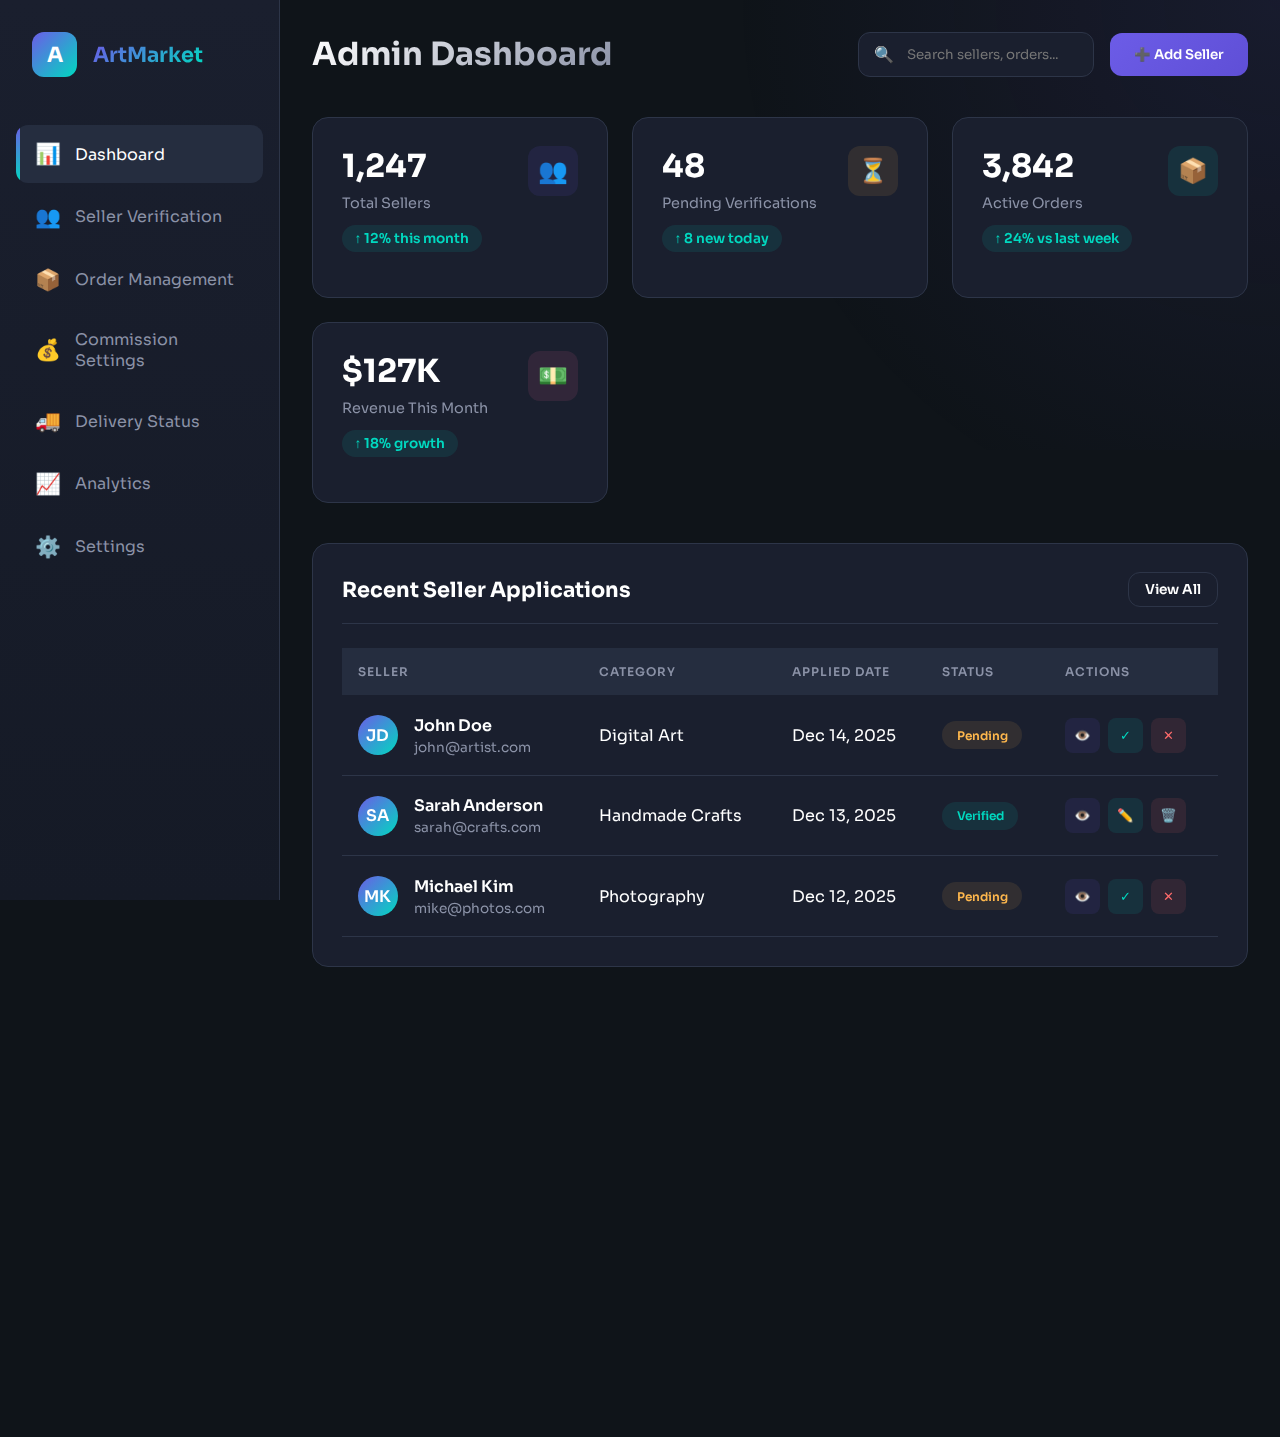
<file: admin.html>
<!DOCTYPE html>
<html lang="en">
<head>
    <meta charset="UTF-8">
    <meta name="viewport" content="width=device-width, initial-scale=1.0, maximum-scale=1.0, user-scalable=no">
    <title>Admin Dashboard - Seller Management System</title>
    <link href="https://fonts.googleapis.com/css2?family=Sora:wght@300;400;600;700&family=JetBrains+Mono:wght@400;600&display=swap" rel="stylesheet">
    <style>
        :root {
            --primary: #6C5CE7;
            --primary-dark: #5F4FD6;
            --secondary: #00D9C0;
            --accent: #FF6B9D;
            --success: #00D9C0;
            --warning: #FFB84D;
            --danger: #FF6B6B;
            --bg-dark: #0F1419;
            --bg-card: #1A1F2E;
            --bg-hover: #252D3F;
            --text-primary: #FFFFFF;
            --text-secondary: #8B92A7;
            --border: #2D3548;
            --sidebar-width: 280px;
        }

        * {
            margin: 0;
            padding: 0;
            box-sizing: border-box;
        }

        body {
            font-family: 'Sora', sans-serif;
            background: var(--bg-dark);
            color: var(--text-primary);
            overflow-x: hidden;
        }

        /* Background effects */
        body::before {
            content: '';
            position: fixed;
            top: -50%;
            right: -50%;
            width: 100%;
            height: 100%;
            background: radial-gradient(circle, rgba(108, 92, 231, 0.1) 0%, transparent 70%);
            animation: float 20s ease-in-out infinite;
            pointer-events: none;
            z-index: 0;
        }

        @keyframes float {
            0%, 100% { transform: translate(0, 0) rotate(0deg); }
            50% { transform: translate(-100px, 100px) rotate(180deg); }
        }

        /* Sidebar */
        .sidebar {
            position: fixed;
            left: 0;
            top: 0;
            width: var(--sidebar-width);
            height: 100vh;
            background: linear-gradient(180deg, var(--bg-card) 0%, #151A26 100%);
            border-right: 1px solid var(--border);
            padding: 2rem 0;
            z-index: 1001;
            transition: transform 0.3s ease;
            overflow-y: auto;
        }

        .logo {
            padding: 0 2rem;
            margin-bottom: 3rem;
            display: flex;
            align-items: center;
            gap: 1rem;
        }

        .logo-icon {
            width: 45px;
            height: 45px;
            background: linear-gradient(135deg, var(--primary), var(--secondary));
            border-radius: 12px;
            display: flex;
            align-items: center;
            justify-content: center;
            font-weight: 700;
            font-size: 1.3rem;
            animation: pulse 3s ease-in-out infinite;
            flex-shrink: 0;
        }

        @keyframes pulse {
            0%, 100% { box-shadow: 0 0 0 0 rgba(108, 92, 231, 0.7); }
            50% { box-shadow: 0 0 0 15px rgba(108, 92, 231, 0); }
        }

        .logo-text {
            font-size: 1.3rem;
            font-weight: 700;
            background: linear-gradient(135deg, var(--primary), var(--secondary));
            -webkit-background-clip: text;
            -webkit-text-fill-color: transparent;
        }

        .nav-menu {
            list-style: none;
        }

        .nav-item {
            margin: 0.3rem 1rem;
        }

        .nav-link {
            display: flex;
            align-items: center;
            gap: 1rem;
            padding: 1rem 1.2rem;
            color: var(--text-secondary);
            text-decoration: none;
            border-radius: 12px;
            transition: all 0.3s ease;
            position: relative;
            overflow: hidden;
        }

        .nav-link::before {
            content: '';
            position: absolute;
            left: 0;
            top: 0;
            width: 4px;
            height: 100%;
            background: linear-gradient(180deg, var(--primary), var(--secondary));
            transform: scaleY(0);
            transition: transform 0.3s ease;
        }

        .nav-link:hover, .nav-link.active {
            background: var(--bg-hover);
            color: var(--text-primary);
        }

        .nav-link.active::before {
            transform: scaleY(1);
        }

        .nav-icon {
            font-size: 1.3rem;
            width: 24px;
            text-align: center;
            flex-shrink: 0;
        }

        /* Main Content */
        .main-content {
            margin-left: var(--sidebar-width);
            padding: 2rem;
            min-height: 100vh;
            position: relative;
            z-index: 1;
        }

        /* Top Bar */
        .top-bar {
            display: flex;
            justify-content: space-between;
            align-items: center;
            margin-bottom: 2.5rem;
            flex-wrap: wrap;
            gap: 1rem;
        }

        .top-bar-left {
            display: flex;
            align-items: center;
            gap: 1rem;
            flex: 1;
            min-width: 0;
        }

        .page-title {
            font-size: 2rem;
            font-weight: 700;
            background: linear-gradient(135deg, var(--text-primary), var(--text-secondary));
            -webkit-background-clip: text;
            -webkit-text-fill-color: transparent;
        }

        .top-actions {
            display: flex;
            gap: 1rem;
            align-items: center;
            flex-wrap: wrap;
        }

        .search-box {
            position: relative;
            flex: 1;
            min-width: 200px;
        }

        .search-box input {
            padding: 0.8rem 1rem 0.8rem 3rem;
            background: var(--bg-card);
            border: 1px solid var(--border);
            border-radius: 12px;
            color: var(--text-primary);
            font-family: inherit;
            width: 100%;
            transition: all 0.3s ease;
        }

        .search-box input:focus {
            outline: none;
            border-color: var(--primary);
            box-shadow: 0 0 0 3px rgba(108, 92, 231, 0.1);
        }

        .search-icon {
            position: absolute;
            left: 1rem;
            top: 50%;
            transform: translateY(-50%);
            color: var(--text-secondary);
        }

        .btn {
            padding: 0.8rem 1.5rem;
            border: none;
            border-radius: 12px;
            font-family: inherit;
            font-weight: 600;
            cursor: pointer;
            transition: all 0.3s ease;
            display: inline-flex;
            align-items: center;
            gap: 0.5rem;
            white-space: nowrap;
        }

        .btn-primary {
            background: linear-gradient(135deg, var(--primary), var(--primary-dark));
            color: white;
        }

        .btn-primary:hover {
            transform: translateY(-2px);
            box-shadow: 0 10px 30px rgba(108, 92, 231, 0.4);
        }

        .hamburger {
            display: none;
            background: var(--bg-card);
            border: 1px solid var(--border);
            color: var(--text-primary);
            font-size: 1.5rem;
            width: 45px;
            height: 45px;
            cursor: pointer;
            border-radius: 8px;
            align-items: center;
            justify-content: center;
            transition: all 0.3s ease;
            flex-shrink: 0;
        }

        .hamburger:hover {
            background: var(--bg-hover);
            border-color: var(--primary);
        }

        /* Mobile Overlay */
        .mobile-overlay {
            display: none;
            position: fixed;
            top: 0;
            left: 0;
            width: 100%;
            height: 100%;
            background: rgba(0, 0, 0, 0.8);
            z-index: 1000;
            backdrop-filter: blur(5px);
        }

        /* Stats Cards */
        .stats-grid {
            display: grid;
            grid-template-columns: repeat(auto-fit, minmax(250px, 1fr));
            gap: 1.5rem;
            margin-bottom: 2.5rem;
        }

        .stat-card {
            background: var(--bg-card);
            border: 1px solid var(--border);
            border-radius: 16px;
            padding: 1.8rem;
            position: relative;
            overflow: hidden;
            transition: all 0.3s ease;
        }

        .stat-card::before {
            content: '';
            position: absolute;
            top: 0;
            left: 0;
            width: 100%;
            height: 4px;
            background: linear-gradient(90deg, var(--primary), var(--secondary));
            transform: scaleX(0);
            transition: transform 0.3s ease;
        }

        .stat-card:hover {
            transform: translateY(-5px);
            box-shadow: 0 15px 40px rgba(0, 0, 0, 0.3);
        }

        .stat-card:hover::before {
            transform: scaleX(1);
        }

        .stat-header {
            display: flex;
            justify-content: space-between;
            align-items: flex-start;
            margin-bottom: 1rem;
        }

        .stat-icon {
            width: 50px;
            height: 50px;
            border-radius: 12px;
            display: flex;
            align-items: center;
            justify-content: center;
            font-size: 1.5rem;
            flex-shrink: 0;
        }

        .stat-icon.purple { background: rgba(108, 92, 231, 0.1); color: var(--primary); }
        .stat-icon.cyan { background: rgba(0, 217, 192, 0.1); color: var(--secondary); }
        .stat-icon.pink { background: rgba(255, 107, 157, 0.1); color: var(--accent); }
        .stat-icon.orange { background: rgba(255, 184, 77, 0.1); color: var(--warning); }

        .stat-value {
            font-size: 2rem;
            font-weight: 700;
            margin-bottom: 0.5rem;
        }

        .stat-label {
            color: var(--text-secondary);
            font-size: 0.9rem;
        }

        .stat-change {
            font-size: 0.85rem;
            font-weight: 600;
            padding: 0.3rem 0.8rem;
            border-radius: 20px;
            display: inline-block;
            margin-top: 0.8rem;
        }

        .stat-change.positive {
            background: rgba(0, 217, 192, 0.1);
            color: var(--success);
        }

        /* Content Grid */
        .content-grid {
            display: grid;
            grid-template-columns: 1fr;
            gap: 2rem;
        }

        .card {
            background: var(--bg-card);
            border: 1px solid var(--border);
            border-radius: 16px;
            padding: 1.8rem;
            animation: fadeInUp 0.6s ease;
        }

        @keyframes fadeInUp {
            from {
                opacity: 0;
                transform: translateY(30px);
            }
            to {
                opacity: 1;
                transform: translateY(0);
            }
        }

        .card-header {
            display: flex;
            justify-content: space-between;
            align-items: center;
            margin-bottom: 1.5rem;
            padding-bottom: 1rem;
            border-bottom: 1px solid var(--border);
            flex-wrap: wrap;
            gap: 1rem;
        }

        .card-title {
            font-size: 1.3rem;
            font-weight: 700;
        }

        .card-actions {
            display: flex;
            gap: 0.8rem;
            flex-wrap: wrap;
        }

        .btn-sm {
            padding: 0.5rem 1rem;
            font-size: 0.85rem;
        }

        .btn-outline {
            background: transparent;
            border: 1px solid var(--border);
            color: var(--text-primary);
        }

        .btn-outline:hover {
            background: var(--bg-hover);
        }

        /* Table */
        .table-container {
            overflow-x: auto;
            -webkit-overflow-scrolling: touch;
            margin: -0.5rem;
            padding: 0.5rem;
        }

        table {
            width: 100%;
            border-collapse: collapse;
            min-width: 800px;
        }

        thead {
            background: var(--bg-hover);
        }

        th {
            padding: 1rem;
            text-align: left;
            font-weight: 600;
            color: var(--text-secondary);
            text-transform: uppercase;
            font-size: 0.75rem;
            letter-spacing: 1px;
            white-space: nowrap;
        }

        td {
            padding: 1.2rem 1rem;
            border-bottom: 1px solid var(--border);
        }

        tbody tr {
            transition: background 0.3s ease;
        }

        tbody tr:hover {
            background: var(--bg-hover);
        }

        /* Badges */
        .badge {
            padding: 0.4rem 0.9rem;
            border-radius: 20px;
            font-size: 0.75rem;
            font-weight: 600;
            display: inline-block;
            white-space: nowrap;
        }

        .badge.pending {
            background: rgba(255, 184, 77, 0.1);
            color: var(--warning);
        }

        .badge.verified {
            background: rgba(0, 217, 192, 0.1);
            color: var(--success);
        }

        .badge.rejected {
            background: rgba(255, 107, 107, 0.1);
            color: var(--danger);
        }

        .badge.delivered {
            background: rgba(0, 217, 192, 0.1);
            color: var(--success);
        }

        .badge.shipping {
            background: rgba(108, 92, 231, 0.1);
            color: var(--primary);
        }

        .badge.processing {
            background: rgba(255, 184, 77, 0.1);
            color: var(--warning);
        }

        /* Avatar */
        .avatar {
            width: 40px;
            height: 40px;
            border-radius: 50%;
            display: inline-flex;
            align-items: center;
            justify-content: center;
            background: linear-gradient(135deg, var(--primary), var(--secondary));
            font-weight: 600;
            color: white;
            flex-shrink: 0;
        }

        .user-info {
            display: flex;
            align-items: center;
            gap: 1rem;
        }

        .user-details {
            display: flex;
            flex-direction: column;
            min-width: 0;
        }

        .user-name {
            font-weight: 600;
            margin-bottom: 0.2rem;
            white-space: nowrap;
            overflow: hidden;
            text-overflow: ellipsis;
        }

        .user-email {
            font-size: 0.85rem;
            color: var(--text-secondary);
            white-space: nowrap;
            overflow: hidden;
            text-overflow: ellipsis;
        }

        /* Action Buttons */
        .action-btns {
            display: flex;
            gap: 0.5rem;
        }

        .action-btn {
            width: 35px;
            height: 35px;
            border-radius: 8px;
            border: none;
            cursor: pointer;
            display: flex;
            align-items: center;
            justify-content: center;
            transition: all 0.3s ease;
            flex-shrink: 0;
        }

        .action-btn.view {
            background: rgba(108, 92, 231, 0.1);
            color: var(--primary);
        }

        .action-btn.edit {
            background: rgba(0, 217, 192, 0.1);
            color: var(--secondary);
        }

        .action-btn.delete {
            background: rgba(255, 107, 107, 0.1);
            color: var(--danger);
        }

        .action-btn:hover {
            transform: scale(1.1);
        }

        /* Form Styles */
        .form-group {
            margin-bottom: 1.5rem;
        }

        .form-label {
            display: block;
            margin-bottom: 0.5rem;
            font-weight: 600;
            color: var(--text-secondary);
        }

        .form-control {
            width: 100%;
            padding: 0.9rem 1rem;
            background: var(--bg-hover);
            border: 1px solid var(--border);
            border-radius: 12px;
            color: var(--text-primary);
            font-family: inherit;
            transition: all 0.3s ease;
        }

        .form-control:focus {
            outline: none;
            border-color: var(--primary);
            box-shadow: 0 0 0 3px rgba(108, 92, 231, 0.1);
        }

        select.form-control {
            cursor: pointer;
        }

        /* Modal */
        .modal {
            display: none;
            position: fixed;
            top: 0;
            left: 0;
            width: 100%;
            height: 100%;
            background: rgba(0, 0, 0, 0.8);
            z-index: 2000;
            backdrop-filter: blur(10px);
            animation: fadeIn 0.3s ease;
            overflow-y: auto;
            padding: 1rem;
        }

        @keyframes fadeIn {
            from { opacity: 0; }
            to { opacity: 1; }
        }

        .modal.active {
            display: flex;
            align-items: center;
            justify-content: center;
        }

        .modal-content {
            background: var(--bg-card);
            border: 1px solid var(--border);
            border-radius: 16px;
            padding: 2rem;
            max-width: 600px;
            width: 100%;
            max-height: 90vh;
            overflow-y: auto;
            animation: slideUp 0.3s ease;
            margin: auto;
        }

        @keyframes slideUp {
            from {
                transform: translateY(50px);
                opacity: 0;
            }
            to {
                transform: translateY(0);
                opacity: 1;
            }
        }

        .modal-header {
            display: flex;
            justify-content: space-between;
            align-items: center;
            margin-bottom: 1.5rem;
            padding-bottom: 1rem;
            border-bottom: 1px solid var(--border);
        }

        .modal-title {
            font-size: 1.5rem;
            font-weight: 700;
        }

        .close-btn {
            background: transparent;
            border: none;
            color: var(--text-secondary);
            font-size: 1.5rem;
            cursor: pointer;
            transition: color 0.3s ease;
            width: 35px;
            height: 35px;
            display: flex;
            align-items: center;
            justify-content: center;
        }

        .close-btn:hover {
            color: var(--text-primary);
        }

        /* Tabs */
        .tabs {
            display: flex;
            gap: 1rem;
            margin-bottom: 2rem;
            border-bottom: 1px solid var(--border);
            overflow-x: auto;
            -webkit-overflow-scrolling: touch;
        }

        .tab {
            padding: 1rem 1.5rem;
            background: transparent;
            border: none;
            color: var(--text-secondary);
            font-family: inherit;
            font-weight: 600;
            cursor: pointer;
            position: relative;
            transition: all 0.3s ease;
            white-space: nowrap;
            flex-shrink: 0;
        }

        .tab::after {
            content: '';
            position: absolute;
            bottom: -1px;
            left: 0;
            width: 100%;
            height: 3px;
            background: linear-gradient(90deg, var(--primary), var(--secondary));
            transform: scaleX(0);
            transition: transform 0.3s ease;
        }

        .tab:hover {
            color: var(--text-primary);
        }

        .tab.active {
            color: var(--text-primary);
        }

        .tab.active::after {
            transform: scaleX(1);
        }

        .tab-content {
            display: none;
        }

        .tab-content.active {
            display: block;
        }

        /* Progress Bar */
        .progress-container {
            margin-bottom: 1rem;
        }

        .progress-label {
            display: flex;
            justify-content: space-between;
            margin-bottom: 0.5rem;
            font-size: 0.9rem;
        }

        .progress-bar {
            width: 100%;
            height: 8px;
            background: var(--bg-hover);
            border-radius: 10px;
            overflow: hidden;
        }

        .progress-fill {
            height: 100%;
            background: linear-gradient(90deg, var(--primary), var(--secondary));
            border-radius: 10px;
            transition: width 0.5s ease;
        }

        /* Scrollbar */
        ::-webkit-scrollbar {
            width: 10px;
            height: 10px;
        }

        ::-webkit-scrollbar-track {
            background: var(--bg-dark);
        }

        ::-webkit-scrollbar-thumb {
            background: var(--border);
            border-radius: 10px;
        }

        ::-webkit-scrollbar-thumb:hover {
            background: var(--primary);
        }

        /* ============================================
           RESPONSIVE DESIGN - MOBILE & TABLET
           ============================================ */

        /* Tablet and below */
        @media screen and (max-width: 1024px) {
            .stats-grid {
                grid-template-columns: repeat(2, 1fr);
            }
        }

        /* Mobile and tablet */
        @media screen and (max-width: 768px) {
            :root {
                --sidebar-width: 280px;
            }

            body {
                font-size: 15px;
            }

            /* Show hamburger, hide sidebar by default */
            .hamburger {
                display: flex;
            }

            .sidebar {
                transform: translateX(-100%);
            }

            .sidebar.mobile-active {
                transform: translateX(0);
                box-shadow: 10px 0 40px rgba(0, 0, 0, 0.5);
            }

            .mobile-overlay.active {
                display: block;
            }

            /* Main content takes full width */
            .main-content {
                margin-left: 0;
                padding: 1.5rem 1rem;
            }

            /* Top bar stacking */
            .top-bar {
                flex-direction: column;
                align-items: stretch;
                gap: 1rem;
            }

            .top-bar-left {
                width: 100%;
            }

            .page-title {
                font-size: 1.5rem;
            }

            .top-actions {
                width: 100%;
                flex-direction: column;
            }

            .search-box {
                width: 100%;
                min-width: 100%;
            }

            .btn-primary {
                width: 100%;
                justify-content: center;
            }

            /* Stats grid - single column */
            .stats-grid {
                grid-template-columns: 1fr;
                gap: 1rem;
            }

            .stat-card {
                padding: 1.5rem;
            }

            .stat-value {
                font-size: 1.8rem;
            }

            /* Card adjustments */
            .card {
                padding: 1.5rem;
            }

            .card-header {
                flex-direction: column;
                align-items: stretch;
            }

            .card-actions {
                width: 100%;
                flex-direction: column;
            }

            .card-actions select,
            .card-actions button {
                width: 100%;
            }

            /* Table responsive */
            .table-container {
                margin: -1rem;
                padding: 1rem;
            }

            table {
                font-size: 0.8rem;
            }

            th, td {
                padding: 0.8rem 0.6rem;
            }

            .avatar {
                width: 35px;
                height: 35px;
                font-size: 0.9rem;
            }

            .user-name {
                font-size: 0.9rem;
            }

            .user-email {
                font-size: 0.75rem;
            }

            .badge {
                font-size: 0.7rem;
                padding: 0.3rem 0.7rem;
            }

            .action-btn {
                width: 32px;
                height: 32px;
                font-size: 0.9rem;
            }

            /* Modal adjustments */
            .modal {
                padding: 0.5rem;
            }

            .modal-content {
                padding: 1.5rem;
                width: 95%;
                max-height: 85vh;
            }

            .modal-title {
                font-size: 1.2rem;
            }

            /* Form adjustments */
            .form-group {
                margin-bottom: 1.2rem;
            }

            .form-control {
                padding: 0.8rem;
            }

            /* Button adjustments */
            .btn {
                padding: 0.8rem 1.2rem;
            }

            .btn-sm {
                padding: 0.6rem 1rem;
                font-size: 0.8rem;
            }
        }

        /* Extra small phones */
        @media screen and (max-width: 480px) {
            body {
                font-size: 14px;
            }

            .main-content {
                padding: 1rem 0.75rem;
            }

            .logo-text {
                font-size: 1.1rem;
            }

            .page-title {
                font-size: 1.3rem;
            }

            .card-title {
                font-size: 1.1rem;
            }

            .stat-value {
                font-size: 1.6rem;
            }

            .stat-label {
                font-size: 0.85rem;
            }

            .card {
                padding: 1.2rem;
            }

            table {
                font-size: 0.75rem;
                min-width: 700px;
            }

            th, td {
                padding: 0.7rem 0.5rem;
            }

            .form-control {
                font-size: 0.9rem;
            }

            .btn {
                font-size: 0.9rem;
                padding: 0.75rem 1rem;
            }
        }
    </style>
</head>
<body>
    <!-- Mobile Overlay -->
    <div class="mobile-overlay" id="mobileOverlay"></div>

    <!-- Sidebar -->
    <aside class="sidebar" id="sidebar">
        <div class="logo">
            <div class="logo-icon">A</div>
            <div class="logo-text">ArtMarket</div>
        </div>
        <nav>
            <ul class="nav-menu">
                <li class="nav-item">
                    <a href="#dashboard" class="nav-link active" data-tab="dashboard">
                        <span class="nav-icon">📊</span>
                        <span>Dashboard</span>
                    </a>
                </li>
                <li class="nav-item">
                    <a href="#sellers" class="nav-link" data-tab="sellers">
                        <span class="nav-icon">👥</span>
                        <span>Seller Verification</span>
                    </a>
                </li>
                <li class="nav-item">
                    <a href="#orders" class="nav-link" data-tab="orders">
                        <span class="nav-icon">📦</span>
                        <span>Order Management</span>
                    </a>
                </li>
                <li class="nav-item">
                    <a href="#commission" class="nav-link" data-tab="commission">
                        <span class="nav-icon">💰</span>
                        <span>Commission Settings</span>
                    </a>
                </li>
                <li class="nav-item">
                    <a href="#delivery" class="nav-link" data-tab="delivery">
                        <span class="nav-icon">🚚</span>
                        <span>Delivery Status</span>
                    </a>
                </li>
                <li class="nav-item">
                    <a href="#analytics" class="nav-link" data-tab="analytics">
                        <span class="nav-icon">📈</span>
                        <span>Analytics</span>
                    </a>
                </li>
                <li class="nav-item">
                    <a href="#settings" class="nav-link" data-tab="settings">
                        <span class="nav-icon">⚙️</span>
                        <span>Settings</span>
                    </a>
                </li>
            </ul>
        </nav>
    </aside>

    <!-- Main Content -->
    <main class="main-content" id="mainContent">
        <!-- Top Bar -->
        <div class="top-bar">
            <div class="top-bar-left">
                <button class="hamburger" id="hamburger">☰</button>
                <h1 class="page-title">Admin Dashboard</h1>
            </div>
            <div class="top-actions">
                <div class="search-box">
                    <span class="search-icon">🔍</span>
                    <input type="text" placeholder="Search sellers, orders...">
                </div>
                <button class="btn btn-primary" onclick="showModal('addSellerModal')">
                    ➕ Add Seller
                </button>
            </div>
        </div>

        <!-- Stats Cards -->
        <div class="stats-grid">
            <div class="stat-card">
                <div class="stat-header">
                    <div>
                        <div class="stat-value">1,247</div>
                        <div class="stat-label">Total Sellers</div>
                        <div class="stat-change positive">↑ 12% this month</div>
                    </div>
                    <div class="stat-icon purple">👥</div>
                </div>
            </div>
            <div class="stat-card">
                <div class="stat-header">
                    <div>
                        <div class="stat-value">48</div>
                        <div class="stat-label">Pending Verifications</div>
                        <div class="stat-change positive">↑ 8 new today</div>
                    </div>
                    <div class="stat-icon orange">⏳</div>
                </div>
            </div>
            <div class="stat-card">
                <div class="stat-header">
                    <div>
                        <div class="stat-value">3,842</div>
                        <div class="stat-label">Active Orders</div>
                        <div class="stat-change positive">↑ 24% vs last week</div>
                    </div>
                    <div class="stat-icon cyan">📦</div>
                </div>
            </div>
            <div class="stat-card">
                <div class="stat-header">
                    <div>
                        <div class="stat-value">$127K</div>
                        <div class="stat-label">Revenue This Month</div>
                        <div class="stat-change positive">↑ 18% growth</div>
                    </div>
                    <div class="stat-icon pink">💵</div>
                </div>
            </div>
        </div>

        <!-- Dashboard Content -->
        <div id="dashboardTab" class="tab-content active">
            <div class="content-grid">
                <div class="card">
                    <div class="card-header">
                        <h2 class="card-title">Recent Seller Applications</h2>
                        <div class="card-actions">
                            <button class="btn btn-sm btn-outline">View All</button>
                        </div>
                    </div>
                    <div class="table-container">
                        <table>
                            <thead>
                                <tr>
                                    <th>Seller</th>
                                    <th>Category</th>
                                    <th>Applied Date</th>
                                    <th>Status</th>
                                    <th>Actions</th>
                                </tr>
                            </thead>
                            <tbody>
                                <tr>
                                    <td>
                                        <div class="user-info">
                                            <div class="avatar">JD</div>
                                            <div class="user-details">
                                                <div class="user-name">John Doe</div>
                                                <div class="user-email">john@artist.com</div>
                                            </div>
                                        </div>
                                    </td>
                                    <td>Digital Art</td>
                                    <td>Dec 14, 2025</td>
                                    <td><span class="badge pending">Pending</span></td>
                                    <td>
                                        <div class="action-btns">
                                            <button class="action-btn view" onclick="viewSeller()">👁️</button>
                                            <button class="action-btn edit" onclick="approveSeller()">✓</button>
                                            <button class="action-btn delete" onclick="rejectSeller()">✕</button>
                                        </div>
                                    </td>
                                </tr>
                                <tr>
                                    <td>
                                        <div class="user-info">
                                            <div class="avatar">SA</div>
                                            <div class="user-details">
                                                <div class="user-name">Sarah Anderson</div>
                                                <div class="user-email">sarah@crafts.com</div>
                                            </div>
                                        </div>
                                    </td>
                                    <td>Handmade Crafts</td>
                                    <td>Dec 13, 2025</td>
                                    <td><span class="badge verified">Verified</span></td>
                                    <td>
                                        <div class="action-btns">
                                            <button class="action-btn view" onclick="viewSeller()">👁️</button>
                                            <button class="action-btn edit" onclick="editSeller()">✏️</button>
                                            <button class="action-btn delete" onclick="deleteSeller()">🗑️</button>
                                        </div>
                                    </td>
                                </tr>
                                <tr>
                                    <td>
                                        <div class="user-info">
                                            <div class="avatar">MK</div>
                                            <div class="user-details">
                                                <div class="user-name">Michael Kim</div>
                                                <div class="user-email">mike@photos.com</div>
                                            </div>
                                        </div>
                                    </td>
                                    <td>Photography</td>
                                    <td>Dec 12, 2025</td>
                                    <td><span class="badge pending">Pending</span></td>
                                    <td>
                                        <div class="action-btns">
                                            <button class="action-btn view" onclick="viewSeller()">👁️</button>
                                            <button class="action-btn edit" onclick="approveSeller()">✓</button>
                                            <button class="action-btn delete" onclick="rejectSeller()">✕</button>
                                        </div>
                                    </td>
                                </tr>
                            </tbody>
                        </table>
                    </div>
                </div>

                <div class="card">
                    <div class="card-header">
                        <h2 class="card-title">Recent Orders</h2>
                        <div class="card-actions">
                            <button class="btn btn-sm btn-outline">View All</button>
                        </div>
                    </div>
                    <div class="table-container">
                        <table>
                            <thead>
                                <tr>
                                    <th>Order ID</th>
                                    <th>Customer</th>
                                    <th>Seller</th>
                                    <th>Amount</th>
                                    <th>Status</th>
                                    <th>Actions</th>
                                </tr>
                            </thead>
                            <tbody>
                                <tr>
                                    <td>#ORD-8472</td>
                                    <td>Emma Wilson</td>
                                    <td>Sarah Anderson</td>
                                    <td>$89.99</td>
                                    <td><span class="badge shipping">Shipping</span></td>
                                    <td>
                                        <div class="action-btns">
                                            <button class="action-btn view" onclick="viewOrder()">👁️</button>
                                            <button class="action-btn edit" onclick="editOrder()">✏️</button>
                                        </div>
                                    </td>
                                </tr>
                                <tr>
                                    <td>#ORD-8471</td>
                                    <td>Robert Chen</td>
                                    <td>John Doe</td>
                                    <td>$124.50</td>
                                    <td><span class="badge processing">Processing</span></td>
                                    <td>
                                        <div class="action-btns">
                                            <button class="action-btn view" onclick="viewOrder()">👁️</button>
                                            <button class="action-btn edit" onclick="editOrder()">✏️</button>
                                        </div>
                                    </td>
                                </tr>
                                <tr>
                                    <td>#ORD-8470</td>
                                    <td>Lisa Park</td>
                                    <td>Michael Kim</td>
                                    <td>$199.99</td>
                                    <td><span class="badge delivered">Delivered</span></td>
                                    <td>
                                        <div class="action-btns">
                                            <button class="action-btn view" onclick="viewOrder()">👁️</button>
                                            <button class="action-btn edit" onclick="editOrder()">✏️</button>
                                        </div>
                                    </td>
                                </tr>
                            </tbody>
                        </table>
                    </div>
                </div>
            </div>
        </div>

        <!-- Seller Verification Tab -->
        <div id="sellersTab" class="tab-content">
            <div class="card">
                <div class="card-header">
                    <h2 class="card-title">Seller Verification Queue</h2>
                    <div class="card-actions">
                        <select class="form-control" style="width: auto;">
                            <option>All Status</option>
                            <option>Pending</option>
                            <option>Verified</option>
                            <option>Rejected</option>
                        </select>
                    </div>
                </div>
                <div class="table-container">
                    <table>
                        <thead>
                            <tr>
                                <th>Seller</th>
                                <th>Business Name</th>
                                <th>Category</th>
                                <th>Documents</th>
                                <th>Applied Date</th>
                                <th>Status</th>
                                <th>Actions</th>
                            </tr>
                        </thead>
                        <tbody>
                            <tr>
                                <td>
                                    <div class="user-info">
                                        <div class="avatar">AL</div>
                                        <div class="user-details">
                                            <div class="user-name">Alex Lopez</div>
                                            <div class="user-email">alex@designs.com</div>
                                        </div>
                                    </div>
                                </td>
                                <td>Lopez Designs</td>
                                <td>Graphic Design</td>
                                <td>
                                    <button class="btn btn-sm btn-outline" onclick="viewDocuments()">📄 View (3)</button>
                                </td>
                                <td>Dec 15, 2025</td>
                                <td><span class="badge pending">Pending</span></td>
                                <td>
                                    <div class="action-btns">
                                        <button class="action-btn view" onclick="viewSeller()">👁️</button>
                                        <button class="action-btn edit" onclick="approveSeller()">✓</button>
                                        <button class="action-btn delete" onclick="rejectSeller()">✕</button>
                                    </div>
                                </td>
                            </tr>
                            <tr>
                                <td>
                                    <div class="user-info">
                                        <div class="avatar">NK</div>
                                        <div class="user-details">
                                            <div class="user-name">Nina Kumar</div>
                                            <div class="user-email">nina@jewelry.com</div>
                                        </div>
                                    </div>
                                </td>
                                <td>Kumar Jewelry</td>
                                <td>Jewelry</td>
                                <td>
                                    <button class="btn btn-sm btn-outline" onclick="viewDocuments()">📄 View (5)</button>
                                </td>
                                <td>Dec 14, 2025</td>
                                <td><span class="badge verified">Verified</span></td>
                                <td>
                                    <div class="action-btns">
                                        <button class="action-btn view" onclick="viewSeller()">👁️</button>
                                        <button class="action-btn edit" onclick="editSeller()">✏️</button>
                                        <button class="action-btn delete" onclick="deleteSeller()">🗑️</button>
                                    </div>
                                </td>
                            </tr>
                        </tbody>
                    </table>
                </div>
            </div>
        </div>

        <!-- Orders Tab -->
        <div id="ordersTab" class="tab-content">
            <div class="card">
                <div class="card-header">
                    <h2 class="card-title">Order Management</h2>
                    <div class="card-actions">
                        <select class="form-control" style="width: auto;">
                            <option>All Orders</option>
                            <option>Processing</option>
                            <option>Shipping</option>
                            <option>Delivered</option>
                            <option>Cancelled</option>
                        </select>
                    </div>
                </div>
                <div class="table-container">
                    <table>
                        <thead>
                            <tr>
                                <th>Order ID</th>
                                <th>Customer</th>
                                <th>Seller</th>
                                <th>Product</th>
                                <th>Amount</th>
                                <th>Commission</th>
                                <th>Date</th>
                                <th>Status</th>
                                <th>Actions</th>
                            </tr>
                        </thead>
                        <tbody>
                            <tr>
                                <td>#ORD-8475</td>
                                <td>James Brown</td>
                                <td>Sarah Anderson</td>
                                <td>Custom Painting</td>
                                <td>$349.99</td>
                                <td>$52.50 (15%)</td>
                                <td>Dec 16, 2025</td>
                                <td><span class="badge processing">Processing</span></td>
                                <td>
                                    <div class="action-btns">
                                        <button class="action-btn view" onclick="viewOrder()">👁️</button>
                                        <button class="action-btn edit" onclick="editOrder()">✏️</button>
                                    </div>
                                </td>
                            </tr>
                            <tr>
                                <td>#ORD-8474</td>
                                <td>Maria Garcia</td>
                                <td>Michael Kim</td>
                                <td>Photo Print Set</td>
                                <td>$89.99</td>
                                <td>$13.50 (15%)</td>
                                <td>Dec 15, 2025</td>
                                <td><span class="badge shipping">Shipping</span></td>
                                <td>
                                    <div class="action-btns">
                                        <button class="action-btn view" onclick="viewOrder()">👁️</button>
                                        <button class="action-btn edit" onclick="editOrder()">✏️</button>
                                    </div>
                                </td>
                            </tr>
                            <tr>
                                <td>#ORD-8473</td>
                                <td>David Lee</td>
                                <td>John Doe</td>
                                <td>Digital Illustration</td>
                                <td>$149.99</td>
                                <td>$22.50 (15%)</td>
                                <td>Dec 14, 2025</td>
                                <td><span class="badge delivered">Delivered</span></td>
                                <td>
                                    <div class="action-btns">
                                        <button class="action-btn view" onclick="viewOrder()">👁️</button>
                                        <button class="action-btn edit" onclick="editOrder()">✏️</button>
                                    </div>
                                </td>
                            </tr>
                        </tbody>
                    </table>
                </div>
            </div>
        </div>

        <!-- Commission Settings Tab -->
        <div id="commissionTab" class="tab-content">
            <div class="content-grid">
                <div class="card">
                    <div class="card-header">
                        <h2 class="card-title">Global Commission Settings</h2>
                    </div>
                    <form>
                        <div class="form-group">
                            <label class="form-label">Default Commission Rate (%)</label>
                            <input type="number" class="form-control" value="15" min="0" max="100">
                            <small style="color: var(--text-secondary); margin-top: 0.5rem; display: block;">
                                This applies to all sellers unless individual rates are set
                            </small>
                        </div>
                        <div class="form-group">
                            <label class="form-label">Minimum Order Value for Commission</label>
                            <input type="number" class="form-control" value="10" min="0">
                        </div>
                        <button type="submit" class="btn btn-primary">Save Global Settings</button>
                    </form>
                </div>

                <div class="card">
                    <div class="card-header">
                        <h2 class="card-title">Individual Seller Commission Rates</h2>
                        <button class="btn btn-sm btn-primary" onclick="showModal('commissionModal')">
                            ➕ Set Custom Rate
                        </button>
                    </div>
                    <div class="table-container">
                        <table>
                            <thead>
                                <tr>
                                    <th>Seller</th>
                                    <th>Category</th>
                                    <th>Commission Rate</th>
                                    <th>Total Sales</th>
                                    <th>Total Commission</th>
                                    <th>Actions</th>
                                </tr>
                            </thead>
                            <tbody>
                                <tr>
                                    <td>
                                        <div class="user-info">
                                            <div class="avatar">SA</div>
                                            <div class="user-details">
                                                <div class="user-name">Sarah Anderson</div>
                                            </div>
                                        </div>
                                    </td>
                                    <td>Handmade Crafts</td>
                                    <td>12%</td>
                                    <td>$24,580</td>
                                    <td>$2,950</td>
                                    <td>
                                        <div class="action-btns">
                                            <button class="action-btn edit" onclick="editCommission()">✏️</button>
                                        </div>
                                    </td>
                                </tr>
                                <tr>
                                    <td>
                                        <div class="user-info">
                                            <div class="avatar">JD</div>
                                            <div class="user-details">
                                                <div class="user-name">John Doe</div>
                                            </div>
                                        </div>
                                    </td>
                                    <td>Digital Art</td>
                                    <td>15%</td>
                                    <td>$18,240</td>
                                    <td>$2,736</td>
                                    <td>
                                        <div class="action-btns">
                                            <button class="action-btn edit" onclick="editCommission()">✏️</button>
                                        </div>
                                    </td>
                                </tr>
                                <tr>
                                    <td>
                                        <div class="user-info">
                                            <div class="avatar">MK</div>
                                            <div class="user-details">
                                                <div class="user-name">Michael Kim</div>
                                            </div>
                                        </div>
                                    </td>
                                    <td>Photography</td>
                                    <td>10%</td>
                                    <td>$31,450</td>
                                    <td>$3,145</td>
                                    <td>
                                        <div class="action-btns">
                                            <button class="action-btn edit" onclick="editCommission()">✏️</button>
                                        </div>
                                    </td>
                                </tr>
                            </tbody>
                        </table>
                    </div>
                </div>
            </div>
        </div>

        <!-- Delivery Status Tab -->
        <div id="deliveryTab" class="tab-content">
            <div class="card">
                <div class="card-header">
                    <h2 class="card-title">Delivery Tracking</h2>
                    <div class="card-actions">
                        <select class="form-control" style="width: auto;">
                            <option>All Deliveries</option>
                            <option>In Transit</option>
                            <option>Out for Delivery</option>
                            <option>Delivered</option>
                            <option>Failed</option>
                        </select>
                    </div>
                </div>
                <div class="table-container">
                    <table>
                        <thead>
                            <tr>
                                <th>Tracking ID</th>
                                <th>Order ID</th>
                                <th>Customer</th>
                                <th>Shipping Address</th>
                                <th>Carrier</th>
                                <th>Status</th>
                                <th>Progress</th>
                                <th>Actions</th>
                            </tr>
                        </thead>
                        <tbody>
                            <tr>
                                <td>TRK-4829473</td>
                                <td>#ORD-8475</td>
                                <td>James Brown</td>
                                <td>New York, NY</td>
                                <td>FedEx</td>
                                <td><span class="badge shipping">In Transit</span></td>
                                <td>
                                    <div class="progress-container">
                                        <div class="progress-bar">
                                            <div class="progress-fill" style="width: 60%"></div>
                                        </div>
                                    </div>
                                </td>
                                <td>
                                    <div class="action-btns">
                                        <button class="action-btn view" onclick="trackDelivery()">📍</button>
                                        <button class="action-btn edit" onclick="updateDelivery()">✏️</button>
                                    </div>
                                </td>
                            </tr>
                            <tr>
                                <td>TRK-4829472</td>
                                <td>#ORD-8474</td>
                                <td>Maria Garcia</td>
                                <td>Los Angeles, CA</td>
                                <td>UPS</td>
                                <td><span class="badge shipping">Out for Delivery</span></td>
                                <td>
                                    <div class="progress-container">
                                        <div class="progress-bar">
                                            <div class="progress-fill" style="width: 90%"></div>
                                        </div>
                                    </div>
                                </td>
                                <td>
                                    <div class="action-btns">
                                        <button class="action-btn view" onclick="trackDelivery()">📍</button>
                                        <button class="action-btn edit" onclick="updateDelivery()">✏️</button>
                                    </div>
                                </td>
                            </tr>
                            <tr>
                                <td>TRK-4829471</td>
                                <td>#ORD-8473</td>
                                <td>David Lee</td>
                                <td>Chicago, IL</td>
                                <td>USPS</td>
                                <td><span class="badge delivered">Delivered</span></td>
                                <td>
                                    <div class="progress-container">
                                        <div class="progress-bar">
                                            <div class="progress-fill" style="width: 100%"></div>
                                        </div>
                                    </div>
                                </td>
                                <td>
                                    <div class="action-btns">
                                        <button class="action-btn view" onclick="trackDelivery()">📍</button>
                                    </div>
                                </td>
                            </tr>
                        </tbody>
                    </table>
                </div>
            </div>
        </div>

        <!-- Analytics Tab -->
        <div id="analyticsTab" class="tab-content">
            <div class="content-grid">
                <div class="card">
                    <div class="card-header">
                        <h2 class="card-title">Performance Metrics</h2>
                    </div>
                    <div class="stats-grid">
                        <div class="stat-card">
                            <div class="stat-header">
                                <div>
                                    <div class="stat-label">Average Order Value</div>
                                    <div class="stat-value">$156.80</div>
                                </div>
                            </div>
                        </div>
                        <div class="stat-card">
                            <div class="stat-header">
                                <div>
                                    <div class="stat-label">Seller Satisfaction</div>
                                    <div class="stat-value">4.7/5.0</div>
                                </div>
                            </div>
                        </div>
                        <div class="stat-card">
                            <div class="stat-header">
                                <div>
                                    <div class="stat-label">Delivery Success Rate</div>
                                    <div class="stat-value">98.5%</div>
                                </div>
                            </div>
                        </div>
                        <div class="stat-card">
                            <div class="stat-header">
                                <div>
                                    <div class="stat-label">Commission Revenue</div>
                                    <div class="stat-value">$18.2K</div>
                                </div>
                            </div>
                        </div>
                    </div>
                </div>

                <div class="card">
                    <div class="card-header">
                        <h2 class="card-title">Top Performing Sellers</h2>
                    </div>
                    <div class="table-container">
                        <table>
                            <thead>
                                <tr>
                                    <th>Rank</th>
                                    <th>Seller</th>
                                    <th>Total Sales</th>
                                    <th>Orders</th>
                                    <th>Rating</th>
                                    <th>Commission Earned</th>
                                </tr>
                            </thead>
                            <tbody>
                                <tr>
                                    <td>🥇 1</td>
                                    <td>
                                        <div class="user-info">
                                            <div class="avatar">MK</div>
                                            <div class="user-name">Michael Kim</div>
                                        </div>
                                    </td>
                                    <td>$31,450</td>
                                    <td>187</td>
                                    <td>⭐ 4.9</td>
                                    <td>$3,145</td>
                                </tr>
                                <tr>
                                    <td>🥈 2</td>
                                    <td>
                                        <div class="user-info">
                                            <div class="avatar">SA</div>
                                            <div class="user-name">Sarah Anderson</div>
                                        </div>
                                    </td>
                                    <td>$24,580</td>
                                    <td>142</td>
                                    <td>⭐ 4.8</td>
                                    <td>$2,950</td>
                                </tr>
                                <tr>
                                    <td>🥉 3</td>
                                    <td>
                                        <div class="user-info">
                                            <div class="avatar">JD</div>
                                            <div class="user-name">John Doe</div>
                                        </div>
                                    </td>
                                    <td>$18,240</td>
                                    <td>98</td>
                                    <td>⭐ 4.7</td>
                                    <td>$2,736</td>
                                </tr>
                            </tbody>
                        </table>
                    </div>
                </div>
            </div>
        </div>

        <!-- Settings Tab -->
        <div id="settingsTab" class="tab-content">
            <div class="card">
                <div class="card-header">
                    <h2 class="card-title">Platform Settings</h2>
                </div>
                <form>
                    <div class="form-group">
                        <label class="form-label">Platform Name</label>
                        <input type="text" class="form-control" value="ArtMarket">
                    </div>
                    <div class="form-group">
                        <label class="form-label">Support Email</label>
                        <input type="email" class="form-control" value="support@artmarket.com">
                    </div>
                    <div class="form-group">
                        <label class="form-label">Auto-approve Verified Sellers</label>
                        <select class="form-control">
                            <option>Disabled</option>
                            <option selected>Enabled</option>
                        </select>
                    </div>
                    <div class="form-group">
                        <label class="form-label">Payment Processing Fee (%)</label>
                        <input type="number" class="form-control" value="2.9" step="0.1">
                    </div>
                    <div class="form-group">
                        <label class="form-label">Minimum Payout Amount</label>
                        <input type="number" class="form-control" value="50">
                    </div>
                    <button type="submit" class="btn btn-primary">Save Settings</button>
                </form>
            </div>
        </div>
    </main>

    <!-- Add Seller Modal -->
    <div class="modal" id="addSellerModal">
        <div class="modal-content">
            <div class="modal-header">
                <h2 class="modal-title">Add New Seller</h2>
                <button class="close-btn" onclick="closeModal('addSellerModal')">×</button>
            </div>
            <form>
                <div class="form-group">
                    <label class="form-label">Full Name</label>
                    <input type="text" class="form-control" placeholder="Enter seller name" required>
                </div>
                <div class="form-group">
                    <label class="form-label">Email Address</label>
                    <input type="email" class="form-control" placeholder="seller@email.com" required>
                </div>
                <div class="form-group">
                    <label class="form-label">Business Name</label>
                    <input type="text" class="form-control" placeholder="Business or artist name" required>
                </div>
                <div class="form-group">
                    <label class="form-label">Category</label>
                    <select class="form-control" required>
                        <option value="">Select category</option>
                        <option>Digital Art</option>
                        <option>Photography</option>
                        <option>Handmade Crafts</option>
                        <option>Jewelry</option>
                        <option>Graphic Design</option>
                        <option>Paintings</option>
                        <option>Sculptures</option>
                        <option>Other</option>
                    </select>
                </div>
                <div class="form-group">
                    <label class="form-label">Commission Rate (%)</label>
                    <input type="number" class="form-control" value="15" min="0" max="100" required>
                </div>
                <div class="form-group">
                    <label class="form-label">Status</label>
                    <select class="form-control" required>
                        <option>Pending</option>
                        <option>Verified</option>
                        <option>Rejected</option>
                    </select>
                </div>
                <div style="display: flex; gap: 1rem; margin-top: 2rem; flex-wrap: wrap;">
                    <button type="submit" class="btn btn-primary" style="flex: 1;">Add Seller</button>
                    <button type="button" class="btn btn-outline" style="flex: 1;" onclick="closeModal('addSellerModal')">Cancel</button>
                </div>
            </form>
        </div>
    </div>

    <!-- Commission Modal -->
    <div class="modal" id="commissionModal">
        <div class="modal-content">
            <div class="modal-header">
                <h2 class="modal-title">Set Custom Commission Rate</h2>
                <button class="close-btn" onclick="closeModal('commissionModal')">×</button>
            </div>
            <form>
                <div class="form-group">
                    <label class="form-label">Select Seller</label>
                    <select class="form-control" required>
                        <option value="">Choose seller...</option>
                        <option>Sarah Anderson</option>
                        <option>John Doe</option>
                        <option>Michael Kim</option>
                    </select>
                </div>
                <div class="form-group">
                    <label class="form-label">Commission Rate (%)</label>
                    <input type="number" class="form-control" placeholder="Enter rate" min="0" max="100" required>
                </div>
                <div class="form-group">
                    <label class="form-label">Effective Date</label>
                    <input type="date" class="form-control" required>
                </div>
                <div style="display: flex; gap: 1rem; margin-top: 2rem; flex-wrap: wrap;">
                    <button type="submit" class="btn btn-primary" style="flex: 1;">Save Rate</button>
                    <button type="button" class="btn btn-outline" style="flex: 1;" onclick="closeModal('commissionModal')">Cancel</button>
                </div>
            </form>
        </div>
    </div>

    <script>
        // Navigation
        const navLinks = document.querySelectorAll('.nav-link');
        const tabContents = document.querySelectorAll('.tab-content');

        navLinks.forEach(link => {
            link.addEventListener('click', (e) => {
                e.preventDefault();
                
                // Remove active class from all links
                navLinks.forEach(l => l.classList.remove('active'));
                
                // Add active class to clicked link
                link.classList.add('active');
                
                // Hide all tab contents
                tabContents.forEach(content => content.classList.remove('active'));
                
                // Show selected tab content
                const tabId = link.getAttribute('data-tab') + 'Tab';
                document.getElementById(tabId).classList.add('active');

                // Close mobile menu after clicking
                if (window.innerWidth <= 768) {
                    closeMobileMenu();
                }
            });
        });

        // Mobile Menu
        const hamburger = document.getElementById('hamburger');
        const sidebar = document.getElementById('sidebar');
        const mobileOverlay = document.getElementById('mobileOverlay');

        function openMobileMenu() {
            sidebar.classList.add('mobile-active');
            mobileOverlay.classList.add('active');
            document.body.style.overflow = 'hidden';
        }

        function closeMobileMenu() {
            sidebar.classList.remove('mobile-active');
            mobileOverlay.classList.remove('active');
            document.body.style.overflow = '';
        }

        hamburger.addEventListener('click', (e) => {
            e.stopPropagation();
            if (sidebar.classList.contains('mobile-active')) {
                closeMobileMenu();
            } else {
                openMobileMenu();
            }
        });

        // Close sidebar when clicking overlay
        mobileOverlay.addEventListener('click', closeMobileMenu);

        // Modal Functions
        function showModal(modalId) {
            document.getElementById(modalId).classList.add('active');
            document.body.style.overflow = 'hidden';
        }

        function closeModal(modalId) {
            document.getElementById(modalId).classList.remove('active');
            document.body.style.overflow = '';
        }

        // Close modal when clicking outside
        document.querySelectorAll('.modal').forEach(modal => {
            modal.addEventListener('click', (e) => {
                if (e.target === modal) {
                    modal.classList.remove('active');
                    document.body.style.overflow = '';
                }
            });
        });

        // Action Functions (placeholders)
        function viewSeller() {
            alert('View seller details functionality');
        }

        function editSeller() {
            alert('Edit seller functionality');
        }

        function deleteSeller() {
            if (confirm('Are you sure you want to delete this seller?')) {
                alert('Seller deleted');
            }
        }

        function approveSeller() {
            if (confirm('Approve this seller?')) {
                alert('Seller approved successfully!');
            }
        }

        function rejectSeller() {
            if (confirm('Reject this seller application?')) {
                alert('Seller application rejected');
            }
        }

        function viewDocuments() {
            alert('View seller documents functionality');
        }

        function viewOrder() {
            alert('View order details functionality');
        }

        function editOrder() {
            alert('Edit order functionality');
        }

        function editCommission() {
            showModal('commissionModal');
        }

        function trackDelivery() {
            alert('Track delivery functionality - shows detailed tracking information');
        }

        function updateDelivery() {
            alert('Update delivery status functionality');
        }

        // Form submissions
        document.querySelectorAll('form').forEach(form => {
            form.addEventListener('submit', (e) => {
                e.preventDefault();
                alert('Form submitted successfully! (This is a demo)');
                // Close modal if form is in a modal
                const modal = form.closest('.modal');
                if (modal) {
                    modal.classList.remove('active');
                    document.body.style.overflow = '';
                }
            });
        });

        // Responsive behavior
        window.addEventListener('resize', () => {
            if (window.innerWidth > 768) {
                closeMobileMenu();
            }
        });

        // Animate elements on scroll
        const observerOptions = {
            threshold: 0.1,
            rootMargin: '0px 0px -50px 0px'
        };

        const observer = new IntersectionObserver((entries) => {
            entries.forEach(entry => {
                if (entry.isIntersecting) {
                    entry.target.style.opacity = '1';
                    entry.target.style.transform = 'translateY(0)';
                }
            });
        }, observerOptions);

        document.querySelectorAll('.stat-card, .card').forEach(el => {
            el.style.opacity = '0';
            el.style.transform = 'translateY(20px)';
            el.style.transition = 'opacity 0.6s ease, transform 0.6s ease';
            observer.observe(el);
        });
    </script>
</body>
</html>
</file>
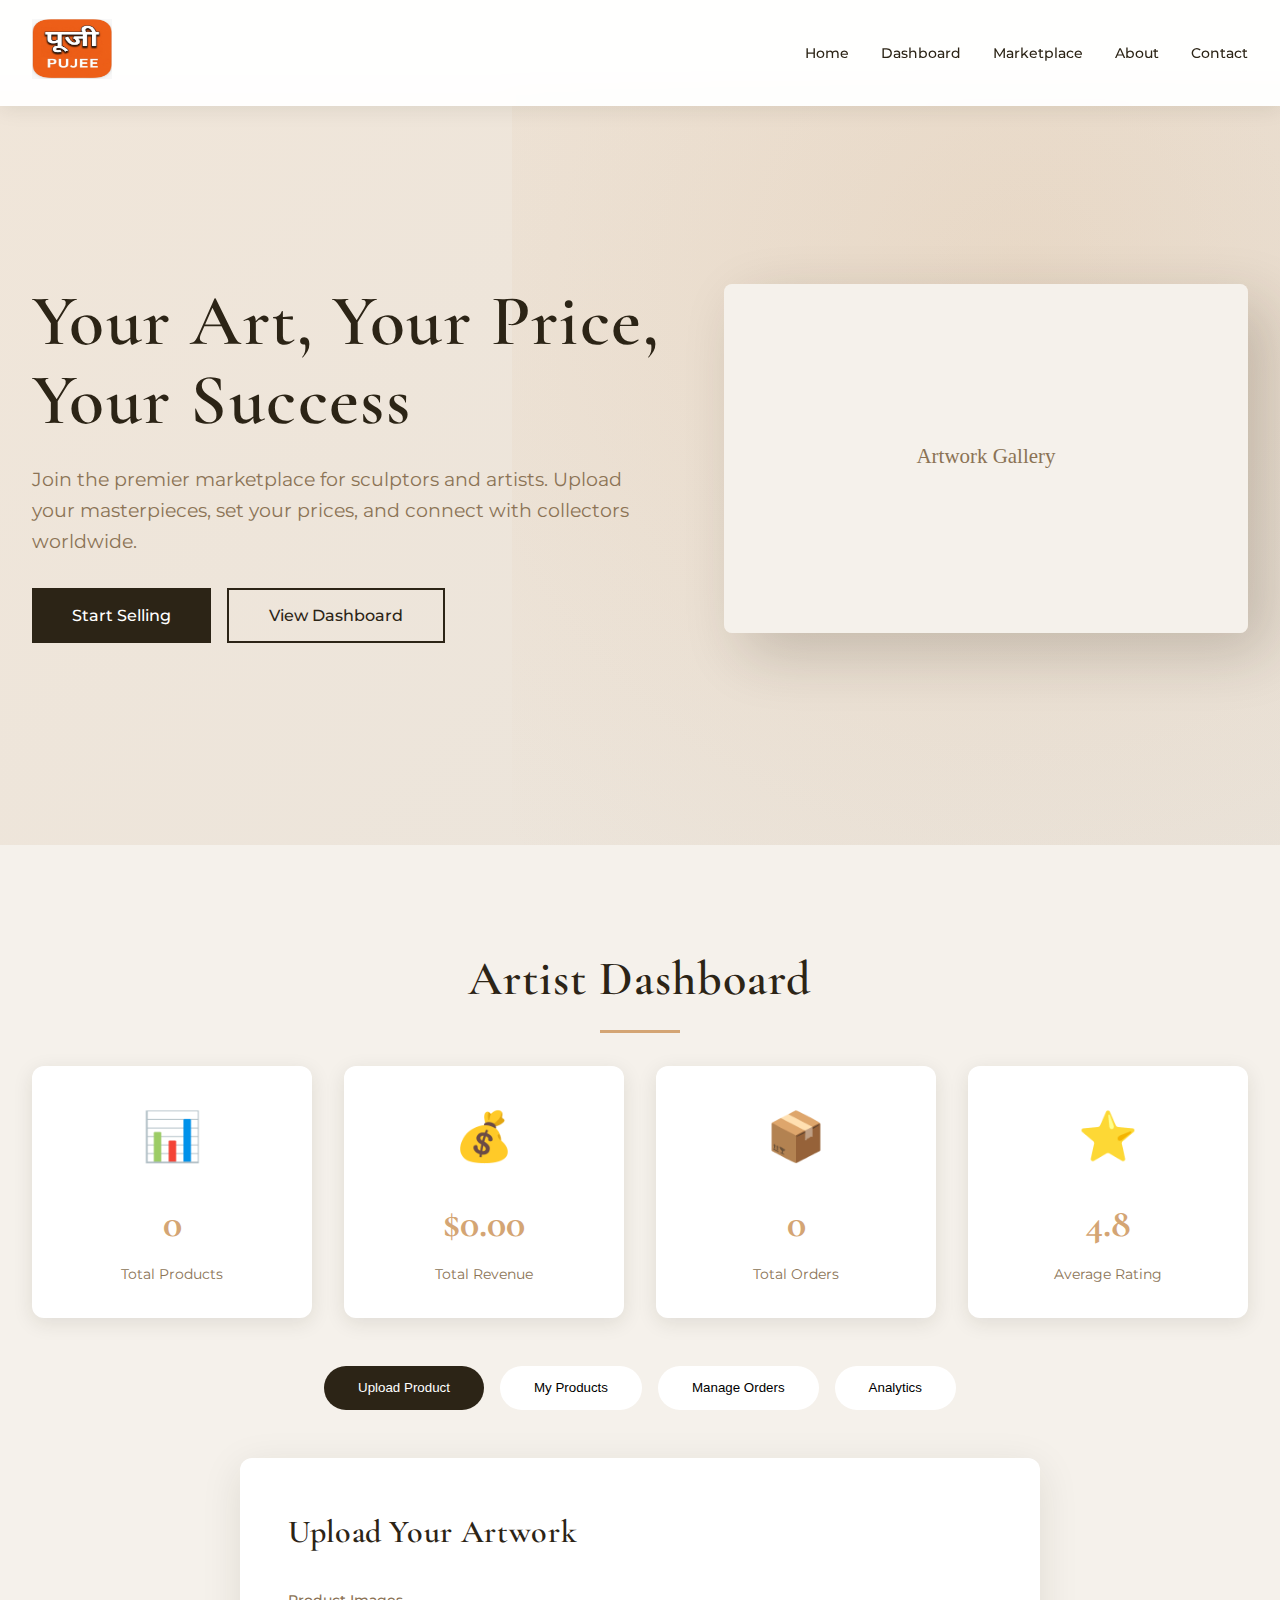
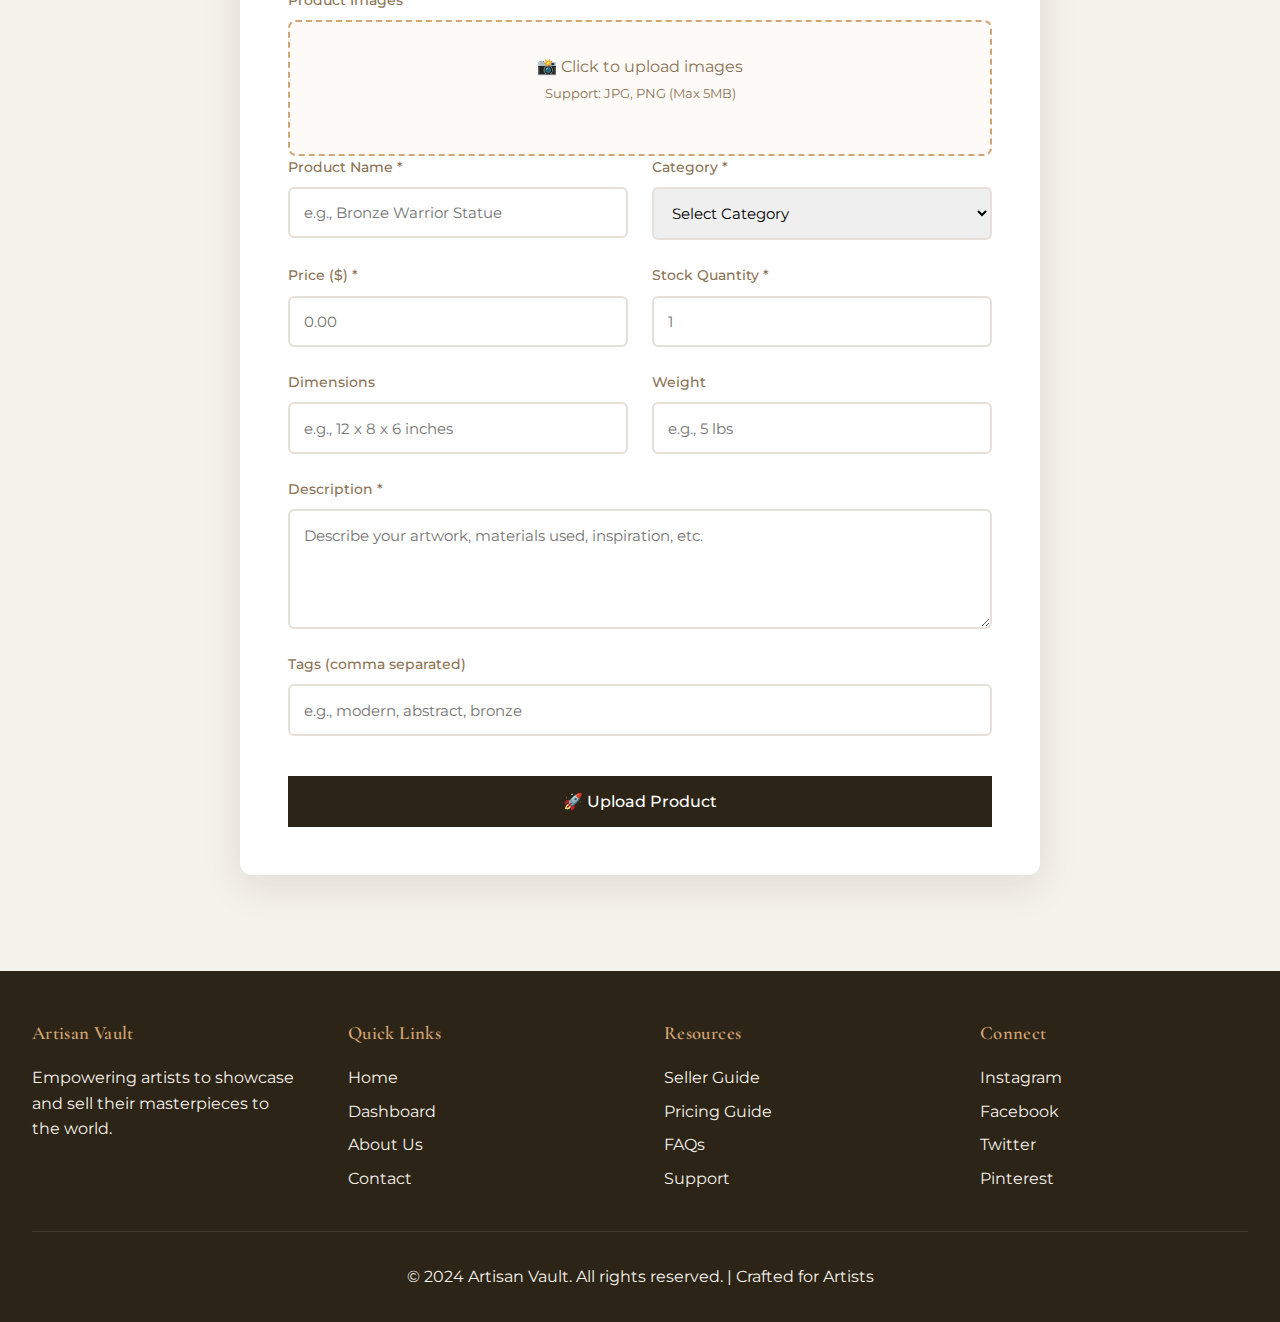
<file: artist.html>
<!DOCTYPE html>
<html lang="en">
<head>
    <meta charset="UTF-8">
    <meta name="viewport" content="width=device-width, initial-scale=1.0">
    <title>Artisan Vault - Artist Marketplace</title>
    <link href="https://fonts.googleapis.com/css2?family=Cormorant+Garamond:wght@300;400;500;600;700&family=Montserrat:wght@300;400;500;600&display=swap" rel="stylesheet">
    <style>
        :root {
            --primary: #2C2416;
            --secondary: #8B7355;
            --accent: #D4A574;
            --light: #F5F1EB;
            --white: #FFFFFF;
            --shadow: rgba(44, 36, 22, 0.1);
            --shadow-strong: rgba(44, 36, 22, 0.2);
        }

        * {
            margin: 0;
            padding: 0;
            box-sizing: border-box;
        }

        body {
            font-family: 'Montserrat', sans-serif;
            background: var(--light);
            color: var(--primary);
            line-height: 1.6;
            overflow-x: hidden;
        }

        h1, h2, h3, h4 {
            font-family: 'Cormorant Garamond', serif;
            font-weight: 600;
            letter-spacing: 0.02em;
        }

        /* Navigation */
        nav {
            position: fixed;
            top: 0;
            width: 100%;
            background: rgba(255, 255, 255, 0.95);
            backdrop-filter: blur(10px);
            z-index: 1000;
            box-shadow: 0 2px 20px var(--shadow);
            animation: slideDown 0.6s ease-out;
        }

        @keyframes slideDown {
            from {
                transform: translateY(-100%);
                opacity: 0;
            }
            to {
                transform: translateY(0);
                opacity: 1;
            }
        }

        .nav-container {
            max-width: 1400px;
            margin: 0 auto;
            display: flex;
            justify-content: space-between;
            align-items: center;
            padding: 1.2rem 2rem;
        }

        .logo {
            font-family: 'Cormorant Garamond', serif;
            font-size: 1.8rem;
            font-weight: 700;
            color: var(--primary);
            text-decoration: none;
            letter-spacing: 0.05em;
        }

        .nav-links {
            display: flex;
            gap: 2rem;
            list-style: none;
        }

        .nav-links a {
            color: var(--primary);
            text-decoration: none;
            font-size: 0.9rem;
            font-weight: 500;
            transition: all 0.3s;
            position: relative;
        }

        .nav-links a::after {
            content: '';
            position: absolute;
            bottom: -5px;
            left: 0;
            width: 0;
            height: 2px;
            background: var(--accent);
            transition: width 0.3s;
        }

        .nav-links a:hover::after {
            width: 100%;
        }

        .hamburger {
            display: none;
            flex-direction: column;
            gap: 5px;
            cursor: pointer;
        }

        .hamburger span {
            width: 25px;
            height: 2px;
            background: var(--primary);
            transition: all 0.3s;
        }

        /* Hero Section */
        .hero {
            margin-top: 80px;
            min-height: 85vh;
            display: flex;
            align-items: center;
            background: linear-gradient(135deg, rgba(212, 165, 116, 0.15), rgba(139, 115, 85, 0.1));
            position: relative;
            overflow: hidden;
        }

        .hero::before {
            content: '';
            position: absolute;
            top: -50%;
            right: -20%;
            width: 80%;
            height: 150%;
            background: radial-gradient(circle, rgba(212, 165, 116, 0.2), transparent);
            animation: float 20s infinite ease-in-out;
        }

        @keyframes float {
            0%, 100% { transform: translate(0, 0) rotate(0deg); }
            50% { transform: translate(-30px, 30px) rotate(5deg); }
        }

        .hero-content {
            max-width: 1400px;
            margin: 0 auto;
            padding: 4rem 2rem;
            display: grid;
            grid-template-columns: 1.2fr 1fr;
            gap: 4rem;
            align-items: center;
            position: relative;
            z-index: 1;
        }

        .hero-text h1 {
            font-size: 4.5rem;
            line-height: 1.1;
            margin-bottom: 1.5rem;
            animation: fadeInUp 0.8s ease-out 0.2s both;
        }

        .hero-text p {
            font-size: 1.2rem;
            color: var(--secondary);
            margin-bottom: 2rem;
            animation: fadeInUp 0.8s ease-out 0.4s both;
        }

        @keyframes fadeInUp {
            from {
                opacity: 0;
                transform: translateY(30px);
            }
            to {
                opacity: 1;
                transform: translateY(0);
            }
        }

        .cta-buttons {
            display: flex;
            gap: 1rem;
            animation: fadeInUp 0.8s ease-out 0.6s both;
        }

        .btn {
            padding: 1rem 2.5rem;
            border: none;
            cursor: pointer;
            font-family: 'Montserrat', sans-serif;
            font-size: 1rem;
            font-weight: 500;
            transition: all 0.4s cubic-bezier(0.4, 0, 0.2, 1);
            text-decoration: none;
            display: inline-block;
            position: relative;
            overflow: hidden;
        }

        .btn-primary {
            background: var(--primary);
            color: var(--white);
        }

        .btn-primary::before {
            content: '';
            position: absolute;
            top: 0;
            left: -100%;
            width: 100%;
            height: 100%;
            background: var(--secondary);
            transition: left 0.4s;
            z-index: -1;
        }

        .btn-primary:hover::before {
            left: 0;
        }

        .btn-secondary {
            background: transparent;
            color: var(--primary);
            border: 2px solid var(--primary);
        }

        .btn-secondary:hover {
            background: var(--primary);
            color: var(--white);
        }

        .hero-image {
            animation: fadeInRight 1s ease-out 0.4s both;
        }

        @keyframes fadeInRight {
            from {
                opacity: 0;
                transform: translateX(50px);
            }
            to {
                opacity: 1;
                transform: translateX(0);
            }
        }

        .hero-image img {
            width: 100%;
            border-radius: 8px;
            box-shadow: 20px 20px 60px var(--shadow-strong);
        }

        /* Dashboard Section */
        .dashboard {
            max-width: 1400px;
            margin: 6rem auto;
            padding: 0 2rem;
        }

        .section-title {
            font-size: 3rem;
            text-align: center;
            margin-bottom: 3rem;
            position: relative;
        }

        .section-title::after {
            content: '';
            position: absolute;
            bottom: -15px;
            left: 50%;
            transform: translateX(-50%);
            width: 80px;
            height: 3px;
            background: var(--accent);
        }

        .dashboard-tabs {
            display: flex;
            gap: 1rem;
            margin-bottom: 3rem;
            justify-content: center;
            flex-wrap: wrap;
        }

        .tab {
            padding: 0.8rem 2rem;
            background: var(--white);
            border: 2px solid transparent;
            cursor: pointer;
            font-weight: 500;
            transition: all 0.3s;
            border-radius: 50px;
        }

        .tab.active {
            background: var(--primary);
            color: var(--white);
        }

        .tab:hover:not(.active) {
            border-color: var(--accent);
        }

        .tab-content {
            display: none;
            animation: fadeIn 0.5s;
        }

        .tab-content.active {
            display: block;
        }

        @keyframes fadeIn {
            from { opacity: 0; transform: translateY(20px); }
            to { opacity: 1; transform: translateY(0); }
        }

        /* Upload Form */
        .upload-form {
            background: var(--white);
            padding: 3rem;
            border-radius: 12px;
            box-shadow: 0 10px 40px var(--shadow);
            max-width: 800px;
            margin: 0 auto;
        }

        .form-grid {
            display: grid;
            grid-template-columns: 1fr 1fr;
            gap: 1.5rem;
            margin-bottom: 1.5rem;
        }

        .form-group {
            display: flex;
            flex-direction: column;
        }

        .form-group.full-width {
            grid-column: 1 / -1;
        }

        .form-group label {
            margin-bottom: 0.5rem;
            font-weight: 500;
            color: var(--secondary);
            font-size: 0.9rem;
        }

        .form-group input,
        .form-group textarea,
        .form-group select {
            padding: 0.9rem;
            border: 2px solid #E5E1DA;
            border-radius: 6px;
            font-family: 'Montserrat', sans-serif;
            font-size: 0.95rem;
            transition: all 0.3s;
        }

        .form-group input:focus,
        .form-group textarea:focus,
        .form-group select:focus {
            outline: none;
            border-color: var(--accent);
        }

        .form-group textarea {
            resize: vertical;
            min-height: 120px;
        }

        .file-upload {
            border: 2px dashed var(--accent);
            padding: 2rem;
            text-align: center;
            border-radius: 8px;
            cursor: pointer;
            transition: all 0.3s;
            background: rgba(212, 165, 116, 0.05);
        }

        .file-upload:hover {
            background: rgba(212, 165, 116, 0.1);
            border-color: var(--secondary);
        }

        .file-upload input {
            display: none;
        }

        /* Products Grid */
        .products-grid {
            display: grid;
            grid-template-columns: repeat(auto-fill, minmax(300px, 1fr));
            gap: 2rem;
        }

        .product-card {
            background: var(--white);
            border-radius: 12px;
            overflow: hidden;
            box-shadow: 0 5px 20px var(--shadow);
            transition: all 0.4s cubic-bezier(0.4, 0, 0.2, 1);
            cursor: pointer;
        }

        .product-card:hover {
            transform: translateY(-10px);
            box-shadow: 0 15px 40px var(--shadow-strong);
        }

        .product-image {
            width: 100%;
            height: 250px;
            background: linear-gradient(135deg, var(--light), #E5E1DA);
            display: flex;
            align-items: center;
            justify-content: center;
            font-size: 3rem;
            color: var(--secondary);
            position: relative;
            overflow: hidden;
        }

        .product-image::before {
            content: '';
            position: absolute;
            top: 0;
            left: 0;
            right: 0;
            bottom: 0;
            background: linear-gradient(135deg, transparent, rgba(212, 165, 116, 0.1));
        }

        .product-info {
            padding: 1.5rem;
        }

        .product-info h3 {
            font-size: 1.5rem;
            margin-bottom: 0.5rem;
        }

        .product-price {
            font-size: 1.3rem;
            color: var(--accent);
            font-weight: 600;
            margin: 0.5rem 0;
        }

        .product-actions {
            display: flex;
            gap: 0.5rem;
            margin-top: 1rem;
        }

        .btn-small {
            padding: 0.6rem 1.2rem;
            font-size: 0.85rem;
            flex: 1;
        }

        /* Orders Table */
        .orders-table {
            background: var(--white);
            border-radius: 12px;
            overflow: hidden;
            box-shadow: 0 5px 20px var(--shadow);
        }

        table {
            width: 100%;
            border-collapse: collapse;
        }

        thead {
            background: var(--primary);
            color: var(--white);
        }

        th, td {
            padding: 1.2rem;
            text-align: left;
        }

        tbody tr {
            border-bottom: 1px solid var(--light);
            transition: background 0.3s;
        }

        tbody tr:hover {
            background: rgba(212, 165, 116, 0.05);
        }

        .status {
            padding: 0.4rem 1rem;
            border-radius: 20px;
            font-size: 0.85rem;
            font-weight: 500;
        }

        .status.pending {
            background: #FFF3CD;
            color: #856404;
        }

        .status.processing {
            background: #D1ECF1;
            color: #0C5460;
        }

        .status.shipped {
            background: #D4EDDA;
            color: #155724;
        }

        .status.delivered {
            background: #D4EDDA;
            color: #155724;
        }

        /* Statistics Cards */
        .stats-grid {
            display: grid;
            grid-template-columns: repeat(auto-fit, minmax(250px, 1fr));
            gap: 2rem;
            margin-bottom: 3rem;
        }

        .stat-card {
            background: var(--white);
            padding: 2rem;
            border-radius: 12px;
            box-shadow: 0 5px 20px var(--shadow);
            text-align: center;
            transition: all 0.3s;
        }

        .stat-card:hover {
            transform: translateY(-5px);
            box-shadow: 0 10px 30px var(--shadow-strong);
        }

        .stat-icon {
            font-size: 3rem;
            margin-bottom: 1rem;
        }

        .stat-value {
            font-size: 2.5rem;
            font-weight: 700;
            color: var(--accent);
            font-family: 'Cormorant Garamond', serif;
        }

        .stat-label {
            color: var(--secondary);
            font-size: 0.9rem;
            margin-top: 0.5rem;
        }

        /* Footer */
        footer {
            background: var(--primary);
            color: var(--white);
            padding: 3rem 2rem 2rem;
            margin-top: 6rem;
        }

        .footer-content {
            max-width: 1400px;
            margin: 0 auto;
            display: grid;
            grid-template-columns: repeat(auto-fit, minmax(250px, 1fr));
            gap: 3rem;
        }

        .footer-section h3 {
            margin-bottom: 1rem;
            color: var(--accent);
        }

        .footer-section ul {
            list-style: none;
        }

        .footer-section ul li {
            margin-bottom: 0.5rem;
        }

        .footer-section a {
            color: var(--light);
            text-decoration: none;
            transition: color 0.3s;
        }

        .footer-section a:hover {
            color: var(--accent);
        }

        .footer-bottom {
            text-align: center;
            margin-top: 2rem;
            padding-top: 2rem;
            border-top: 1px solid rgba(255, 255, 255, 0.1);
            color: var(--light);
        }

        /* Responsive Design */
        @media (max-width: 968px) {
            .nav-links {
                position: fixed;
                top: 80px;
                left: -100%;
                width: 100%;
                height: calc(100vh - 80px);
                background: var(--white);
                flex-direction: column;
                padding: 2rem;
                transition: left 0.3s;
                box-shadow: 0 5px 20px var(--shadow);
            }

            .nav-links.active {
                left: 0;
            }

            .hamburger {
                display: flex;
            }

            .hero-content {
                grid-template-columns: 1fr;
                gap: 2rem;
            }

            .hero-text h1 {
                font-size: 3rem;
            }

            .form-grid {
                grid-template-columns: 1fr;
            }

            .cta-buttons {
                flex-direction: column;
            }

            .orders-table {
                overflow-x: auto;
            }

            table {
                min-width: 600px;
            }
        }

        @media (max-width: 640px) {
            .nav-container {
                padding: 1rem;
            }

            .hero-text h1 {
                font-size: 2.5rem;
            }

            .hero-text p {
                font-size: 1rem;
            }

            .section-title {
                font-size: 2rem;
            }

            .upload-form {
                padding: 1.5rem;
            }

            .products-grid {
                grid-template-columns: 1fr;
            }

            .stat-value {
                font-size: 2rem;
            }
        }

        /* Animations */
        @keyframes pulse {
            0%, 100% { transform: scale(1); }
            50% { transform: scale(1.05); }
        }

        .pulse {
            animation: pulse 2s infinite;
        }
    </style>
</head>
<body>
    <!-- Navigation -->
    <nav>
        <div class="nav-container">
            <a class="navbar-brand" href="#"><img src="assets/images/logo1.jpeg" height="60px" width="80px"> </a>
            <ul class="nav-links" id="navLinks">
                <li><a href="#home">Home</a></li>
                <li><a href="#dashboard">Dashboard</a></li>
                <li><a href="#marketplace">Marketplace</a></li>
                <li><a href="#about">About</a></li>
                <li><a href="#contact">Contact</a></li>
            </ul>
            <div class="hamburger" id="hamburger">
                <span></span>
                <span></span>
                <span></span>
            </div>
        </div>
    </nav>

    <!-- Hero Section -->
    <section class="hero" id="home">
        <div class="hero-content">
            <div class="hero-text">
                <h1>Your Art, Your Price, Your Success</h1>
                <p>Join the premier marketplace for sculptors and artists. Upload your masterpieces, set your prices, and connect with collectors worldwide.</p>
                <div class="cta-buttons">
                    <button class="btn btn-primary" onclick="scrollToDashboard()">Start Selling</button>
                    <button class="btn btn-secondary" onclick="scrollToDashboard()">View Dashboard</button>
                </div>
            </div>
            <div class="hero-image">
                <img src="https://images.unsplash.com/photo-1544967082-d9d25d867d66?w=600&h=400&fit=crop" alt="Art Gallery" onerror="this.src='data:image/svg+xml,%3Csvg xmlns=\'http://www.w3.org/2000/svg\' width=\'600\' height=\'400\'%3E%3Crect fill=\'%23F5F1EB\' width=\'600\' height=\'400\'/%3E%3Ctext x=\'50%25\' y=\'50%25\' dominant-baseline=\'middle\' text-anchor=\'middle\' font-family=\'Cormorant Garamond\' font-size=\'24\' fill=\'%238B7355\'%3EArtwork Gallery%3C/text%3E%3C/svg%3E'">
            </div>
        </div>
    </section>

    <!-- Dashboard Section -->
    <section class="dashboard" id="dashboard">
        <h2 class="section-title">Artist Dashboard</h2>

        <!-- Statistics -->
        <div class="stats-grid">
            <div class="stat-card">
                <div class="stat-icon">📊</div>
                <div class="stat-value" id="totalProducts">0</div>
                <div class="stat-label">Total Products</div>
            </div>
            <div class="stat-card">
                <div class="stat-icon">💰</div>
                <div class="stat-value">$<span id="totalRevenue">0</span></div>
                <div class="stat-label">Total Revenue</div>
            </div>
            <div class="stat-card">
                <div class="stat-icon">📦</div>
                <div class="stat-value" id="totalOrders">0</div>
                <div class="stat-label">Total Orders</div>
            </div>
            <div class="stat-card">
                <div class="stat-icon">⭐</div>
                <div class="stat-value">4.8</div>
                <div class="stat-label">Average Rating</div>
            </div>
        </div>

        <!-- Dashboard Tabs -->
        <div class="dashboard-tabs">
            <button class="tab active" onclick="switchTab('upload')">Upload Product</button>
            <button class="tab" onclick="switchTab('products')">My Products</button>
            <button class="tab" onclick="switchTab('orders')">Manage Orders</button>
            <button class="tab" onclick="switchTab('analytics')">Analytics</button>
        </div>

        <!-- Upload Tab -->
        <div class="tab-content active" id="upload">
            <form class="upload-form" id="productForm">
                <h3 style="margin-bottom: 2rem; font-size: 2rem;">Upload Your Artwork</h3>
                
                <div class="form-group full-width">
                    <label>Product Images</label>
                    <div class="file-upload" onclick="document.getElementById('fileInput').click()">
                        <input type="file" id="fileInput" accept="image/*" multiple onchange="handleFileSelect(event)">
                        <p style="color: var(--secondary);">📸 Click to upload images</p>
                        <small style="color: var(--secondary);">Support: JPG, PNG (Max 5MB)</small>
                        <div id="filePreview" style="margin-top: 1rem;"></div>
                    </div>
                </div>

                <div class="form-grid">
                    <div class="form-group">
                        <label>Product Name *</label>
                        <input type="text" id="productName" required placeholder="e.g., Bronze Warrior Statue">
                    </div>

                    <div class="form-group">
                        <label>Category *</label>
                        <select id="category" required>
                            <option value="">Select Category</option>
                            <option value="sculpture">Sculpture</option>
                            <option value="painting">Painting</option>
                            <option value="pottery">Pottery</option>
                            <option value="woodwork">Woodwork</option>
                            <option value="metalwork">Metalwork</option>
                            <option value="other">Other</option>
                        </select>
                    </div>

                    <div class="form-group">
                        <label>Price ($) *</label>
                        <input type="number" id="price" required placeholder="0.00" step="0.01" min="0">
                    </div>

                    <div class="form-group">
                        <label>Stock Quantity *</label>
                        <input type="number" id="stock" required placeholder="1" min="1">
                    </div>

                    <div class="form-group">
                        <label>Dimensions</label>
                        <input type="text" id="dimensions" placeholder="e.g., 12 x 8 x 6 inches">
                    </div>

                    <div class="form-group">
                        <label>Weight</label>
                        <input type="text" id="weight" placeholder="e.g., 5 lbs">
                    </div>

                    <div class="form-group full-width">
                        <label>Description *</label>
                        <textarea id="description" required placeholder="Describe your artwork, materials used, inspiration, etc."></textarea>
                    </div>

                    <div class="form-group full-width">
                        <label>Tags (comma separated)</label>
                        <input type="text" id="tags" placeholder="e.g., modern, abstract, bronze">
                    </div>
                </div>

                <button type="submit" class="btn btn-primary" style="width: 100%; margin-top: 1rem;">
                    🚀 Upload Product
                </button>
            </form>
        </div>

        <!-- Products Tab -->
        <div class="tab-content" id="products">
            <div class="products-grid" id="productsGrid">
                <!-- Products will be dynamically added here -->
            </div>
        </div>

        <!-- Orders Tab -->
        <div class="tab-content" id="orders">
            <div class="orders-table">
                <table>
                    <thead>
                        <tr>
                            <th>Order ID</th>
                            <th>Product</th>
                            <th>Customer</th>
                            <th>Amount</th>
                            <th>Date</th>
                            <th>Status</th>
                            <th>Actions</th>
                        </tr>
                    </thead>
                    <tbody id="ordersTableBody">
                        <!-- Sample orders -->
                        <tr>
                            <td>#ORD-001</td>
                            <td>Bronze Warrior</td>
                            <td>John Smith</td>
                            <td>$1,250</td>
                            <td>2024-03-15</td>
                            <td><span class="status pending">Pending</span></td>
                            <td>
                                <select onchange="updateOrderStatus(this, 'ORD-001')" style="padding: 0.4rem; border-radius: 4px; border: 1px solid var(--light);">
                                    <option value="pending">Pending</option>
                                    <option value="processing">Processing</option>
                                    <option value="shipped">Shipped</option>
                                    <option value="delivered">Delivered</option>
                                </select>
                            </td>
                        </tr>
                        <tr>
                            <td>#ORD-002</td>
                            <td>Abstract Flow</td>
                            <td>Sarah Johnson</td>
                            <td>$890</td>
                            <td>2024-03-14</td>
                            <td><span class="status shipped">Shipped</span></td>
                            <td>
                                <select onchange="updateOrderStatus(this, 'ORD-002')" style="padding: 0.4rem; border-radius: 4px; border: 1px solid var(--light);">
                                    <option value="pending">Pending</option>
                                    <option value="processing">Processing</option>
                                    <option value="shipped" selected>Shipped</option>
                                    <option value="delivered">Delivered</option>
                                </select>
                            </td>
                        </tr>
                    </tbody>
                </table>
            </div>
        </div>

        <!-- Analytics Tab -->
        <div class="tab-content" id="analytics">
            <div style="background: var(--white); padding: 3rem; border-radius: 12px; box-shadow: 0 5px 20px var(--shadow); text-align: center;">
                <h3 style="font-size: 2rem; margin-bottom: 2rem;">Sales Analytics</h3>
                <div style="height: 300px; display: flex; align-items: center; justify-content: center; background: linear-gradient(135deg, rgba(212, 165, 116, 0.1), rgba(139, 115, 85, 0.1)); border-radius: 8px;">
                    <div>
                        <p style="font-size: 4rem; margin-bottom: 1rem;">📈</p>
                        <p style="color: var(--secondary); font-size: 1.2rem;">Your sales chart will appear here</p>
                        <p style="color: var(--secondary); margin-top: 1rem;">Track your performance over time</p>
                    </div>
                </div>
                <div style="display: grid; grid-template-columns: repeat(auto-fit, minmax(200px, 1fr)); gap: 2rem; margin-top: 3rem;">
                    <div>
                        <p style="font-size: 2.5rem; font-weight: 700; color: var(--accent);">↑ 24%</p>
                        <p style="color: var(--secondary);">Sales Growth</p>
                    </div>
                    <div>
                        <p style="font-size: 2.5rem; font-weight: 700; color: var(--accent);">156</p>
                        <p style="color: var(--secondary);">Total Views</p>
                    </div>
                    <div>
                        <p style="font-size: 2.5rem; font-weight: 700; color: var(--accent);">92%</p>
                        <p style="color: var(--secondary);">Customer Satisfaction</p>
                    </div>
                </div>
            </div>
        </div>
    </section>

    <!-- Footer -->
    <footer>
        <div class="footer-content">
            <div class="footer-section">
                <h3>Artisan Vault</h3>
                <p style="color: var(--light); margin-top: 1rem;">Empowering artists to showcase and sell their masterpieces to the world.</p>
            </div>
            <div class="footer-section">
                <h3>Quick Links</h3>
                <ul>
                    <li><a href="#home">Home</a></li>
                    <li><a href="#dashboard">Dashboard</a></li>
                    <li><a href="#about">About Us</a></li>
                    <li><a href="#contact">Contact</a></li>
                </ul>
            </div>
            <div class="footer-section">
                <h3>Resources</h3>
                <ul>
                    <li><a href="#">Seller Guide</a></li>
                    <li><a href="#">Pricing Guide</a></li>
                    <li><a href="#">FAQs</a></li>
                    <li><a href="#">Support</a></li>
                </ul>
            </div>
            <div class="footer-section">
                <h3>Connect</h3>
                <ul>
                    <li><a href="#">Instagram</a></li>
                    <li><a href="#">Facebook</a></li>
                    <li><a href="#">Twitter</a></li>
                    <li><a href="#">Pinterest</a></li>
                </ul>
            </div>
        </div>
        <div class="footer-bottom">
            <p>&copy; 2024 Artisan Vault. All rights reserved. | Crafted for Artists</p>
        </div>
    </footer>

    <script>
        // Store products in local storage
        let products = JSON.parse(localStorage.getItem('products')) || [];

        // Navigation toggle
        const hamburger = document.getElementById('hamburger');
        const navLinks = document.getElementById('navLinks');

        hamburger.addEventListener('click', () => {
            navLinks.classList.toggle('active');
        });

        // Close menu when clicking a link
        document.querySelectorAll('.nav-links a').forEach(link => {
            link.addEventListener('click', () => {
                navLinks.classList.remove('active');
            });
        });

        // Tab switching
        function switchTab(tabName) {
            // Update active tab button
            document.querySelectorAll('.tab').forEach(tab => {
                tab.classList.remove('active');
            });
            event.target.classList.add('active');

            // Update active content
            document.querySelectorAll('.tab-content').forEach(content => {
                content.classList.remove('active');
            });
            document.getElementById(tabName).classList.add('active');

            // Refresh products grid when switching to products tab
            if (tabName === 'products') {
                displayProducts();
            }
        }

        // File selection handling
        function handleFileSelect(event) {
            const files = event.target.files;
            const preview = document.getElementById('filePreview');
            preview.innerHTML = '';

            for (let i = 0; i < files.length; i++) {
                const file = files[i];
                const reader = new FileReader();

                reader.onload = function(e) {
                    const img = document.createElement('img');
                    img.src = e.target.result;
                    img.style.width = '100px';
                    img.style.height = '100px';
                    img.style.objectFit = 'cover';
                    img.style.borderRadius = '8px';
                    img.style.margin = '5px';
                    img.style.display = 'inline-block';
                    preview.appendChild(img);
                };

                reader.readAsDataURL(file);
            }
        }

        // Product form submission
        document.getElementById('productForm').addEventListener('submit', function(e) {
            e.preventDefault();

            const product = {
                id: Date.now(),
                name: document.getElementById('productName').value,
                category: document.getElementById('category').value,
                price: parseFloat(document.getElementById('price').value),
                stock: parseInt(document.getElementById('stock').value),
                dimensions: document.getElementById('dimensions').value,
                weight: document.getElementById('weight').value,
                description: document.getElementById('description').value,
                tags: document.getElementById('tags').value,
                date: new Date().toLocaleDateString()
            };

            products.push(product);
            localStorage.setItem('products', JSON.stringify(products));

            // Update statistics
            updateStatistics();

            // Show success message
            alert('✅ Product uploaded successfully!');

            // Reset form
            this.reset();
            document.getElementById('filePreview').innerHTML = '';

            // Switch to products tab
            switchTab('products');
            document.querySelectorAll('.tab').forEach((tab, index) => {
                tab.classList.remove('active');
                if (index === 1) tab.classList.add('active');
            });
        });

        // Display products
        function displayProducts() {
            const grid = document.getElementById('productsGrid');
            
            if (products.length === 0) {
                grid.innerHTML = `
                    <div style="grid-column: 1/-1; text-align: center; padding: 4rem; color: var(--secondary);">
                        <p style="font-size: 3rem; margin-bottom: 1rem;">🎨</p>
                        <p style="font-size: 1.2rem;">No products uploaded yet</p>
                        <p style="margin-top: 0.5rem;">Start by uploading your first masterpiece!</p>
                    </div>
                `;
                return;
            }

            grid.innerHTML = products.map(product => `
                <div class="product-card">
                    <div class="product-image">
                        🎨
                    </div>
                    <div class="product-info">
                        <h3>${product.name}</h3>
                        <p style="color: var(--secondary); font-size: 0.9rem; margin: 0.5rem 0;">
                            ${product.category.charAt(0).toUpperCase() + product.category.slice(1)}
                        </p>
                        <p class="product-price">$${product.price.toFixed(2)}</p>
                        <p style="color: var(--secondary); font-size: 0.85rem;">
                            Stock: ${product.stock} | ${product.date}
                        </p>
                        <div class="product-actions">
                            <button class="btn btn-secondary btn-small" onclick="editProduct(${product.id})">
                                ✏️ Edit
                            </button>
                            <button class="btn btn-primary btn-small" onclick="deleteProduct(${product.id})">
                                🗑️ Delete
                            </button>
                        </div>
                    </div>
                </div>
            `).join('');
        }

        // Edit product
        function editProduct(id) {
            const product = products.find(p => p.id === id);
            if (product) {
                document.getElementById('productName').value = product.name;
                document.getElementById('category').value = product.category;
                document.getElementById('price').value = product.price;
                document.getElementById('stock').value = product.stock;
                document.getElementById('dimensions').value = product.dimensions;
                document.getElementById('weight').value = product.weight;
                document.getElementById('description').value = product.description;
                document.getElementById('tags').value = product.tags;

                // Switch to upload tab
                switchTab('upload');
                document.querySelectorAll('.tab').forEach((tab, index) => {
                    tab.classList.remove('active');
                    if (index === 0) tab.classList.add('active');
                });

                // Delete the old product
                deleteProduct(id, false);

                // Scroll to form
                document.getElementById('upload').scrollIntoView({ behavior: 'smooth' });
            }
        }

        // Delete product
        function deleteProduct(id, confirm = true) {
            if (confirm && !window.confirm('Are you sure you want to delete this product?')) {
                return;
            }

            products = products.filter(p => p.id !== id);
            localStorage.setItem('products', JSON.stringify(products));
            displayProducts();
            updateStatistics();
        }

        // Update statistics
        function updateStatistics() {
            document.getElementById('totalProducts').textContent = products.length;
            
            const totalRevenue = products.reduce((sum, product) => sum + (product.price * product.stock), 0);
            document.getElementById('totalRevenue').textContent = totalRevenue.toFixed(2);
            
            // For demo purposes, orders count is simulated
            document.getElementById('totalOrders').textContent = Math.floor(products.length * 1.5);
        }

        // Update order status
        function updateOrderStatus(select, orderId) {
            const row = select.closest('tr');
            const statusCell = row.querySelector('.status');
            const newStatus = select.value;
            
            statusCell.className = `status ${newStatus}`;
            statusCell.textContent = newStatus.charAt(0).toUpperCase() + newStatus.slice(1);
            
            alert(`Order ${orderId} status updated to: ${newStatus}`);
        }

        // Scroll to dashboard
        function scrollToDashboard() {
            document.getElementById('dashboard').scrollIntoView({ behavior: 'smooth' });
        }

        // Smooth scrolling for navigation links
        document.querySelectorAll('a[href^="#"]').forEach(anchor => {
            anchor.addEventListener('click', function (e) {
                e.preventDefault();
                const target = document.querySelector(this.getAttribute('href'));
                if (target) {
                    target.scrollIntoView({ behavior: 'smooth', block: 'start' });
                }
            });
        });

        // Initialize
        displayProducts();
        updateStatistics();

        // Add scroll effect to navigation
        window.addEventListener('scroll', () => {
            const nav = document.querySelector('nav');
            if (window.scrollY > 50) {
                nav.style.boxShadow = '0 2px 30px var(--shadow-strong)';
            } else {
                nav.style.boxShadow = '0 2px 20px var(--shadow)';
            }
        });
    </script>
</body>
</html>
</file>
